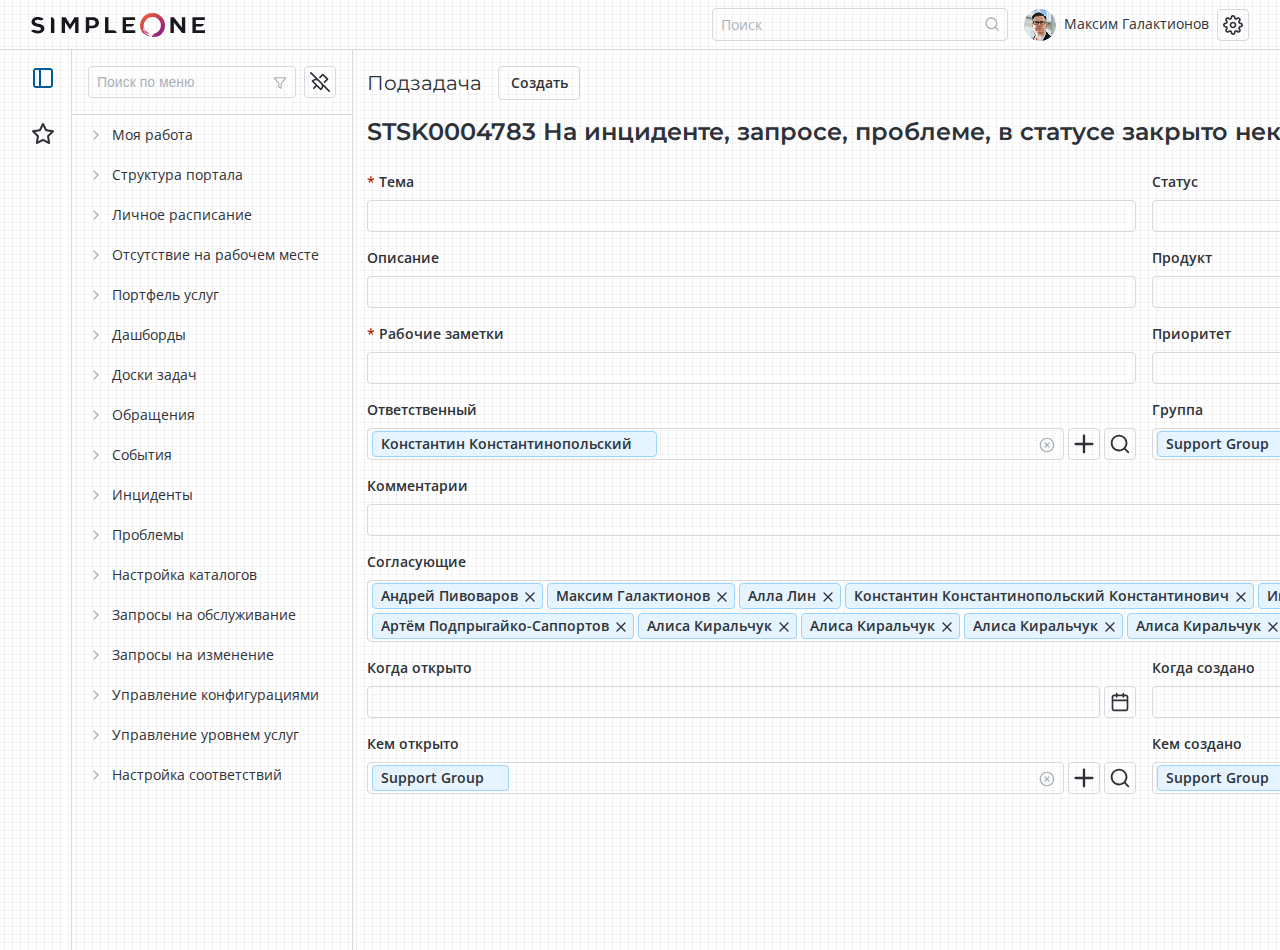
<file: index.html>
<!DOCTYPE html>
<html lang="ru">
<head>
	<meta charset="UTF-8">
	<meta name="viewport" content="width=device-width, initial-scale=1.0">
	<title>SimpleOne</title>
	<link rel="stylesheet" href="./css/main.css">
</head>
<body class="page-body">
    <header class="header">
        <div class="container">
            <div class="header__row">
                <a class="header__logo logo" href="#!">
                    <img src="./img/logo/Logo.svg" alt="Логотип компании" width="174" height="24">
                </a>
                <a class="header__side-menu-mobile" href="#!">
                    <span class="visually-hidden">кнопка открытия бокового меню</span>
                    <button class="button button-hide button-hide_black" type="button">
                        <span class="visually-hidden">скрыть меню</span>
                    </button>
                </a>
                <div class="user">
                    <form class="user__search" method="post">
                        <label class="visually-hidden">поиск</label>
                        <input class="user__search-input" type="text" placeholder="Поиск"></input>
                        <button class="button user__search-button" type="button">
                            <span class="visually-hidden">кнопка поиска</span>
                            <svg width="14" height="14" viewBox="0 0 14 14" fill="#abb1ba" xmlns="http://www.w3.org/2000/svg">
                                <path fill-rule="evenodd" clip-rule="evenodd" d="M10.0785 11.0212C9.05204 11.8423 7.75002 12.3333 6.33333 12.3333C3.01962 12.3333 0.333333 9.64704 0.333333 6.33333C0.333333 3.01962 3.01962 0.333333 6.33333 0.333333C9.64704 0.333333 12.3333 3.01962 12.3333 6.33333C12.3333 7.74999 11.8424 9.05198 11.0213 10.0784L13.4714 12.5285C13.7318 12.7889 13.7318 13.211 13.4714 13.4713C13.2111 13.7317 12.7889 13.7317 12.5286 13.4713L10.0785 11.0212ZM1.66667 6.33333C1.66667 3.756 3.756 1.66667 6.33333 1.66667C8.91066 1.66667 11 3.756 11 6.33333C11 7.5905 10.5029 8.73156 9.69451 9.57067C9.6716 9.58826 9.64957 9.60755 9.62859 9.62853C9.60761 9.64951 9.58832 9.67155 9.57072 9.69446C8.73161 10.5029 7.59053 11 6.33333 11C3.756 11 1.66667 8.91066 1.66667 6.33333Z" fill="#ABB1BA" />
                            </svg>
                        </button>
                    </form>
                    <div class="user__info">
                        <img src="./img/login/Persona image.jpg" alt="Аватар пользователя" srcset="./img/login/Persona image@2x.jpg 2x">
                        <span>Максим Галактионов</span>
                        <button class="button user__info-btn" type="button">
                            <svg width="20" height="20" viewBox="0 0 20 20" fill="2e3238" xmlns="http://www.w3.org/2000/svg">
                                <path fill-rule="evenodd" clip-rule="evenodd" d="M10 8.33333C9.07952 8.33333 8.33333 9.07952 8.33333 10C8.33333 10.9205 9.07952 11.6667 10 11.6667C10.9205 11.6667 11.6667 10.9205 11.6667 10C11.6667 9.07952 10.9205 8.33333 10 8.33333ZM6.66667 10C6.66667 8.15905 8.15905 6.66667 10 6.66667C11.8409 6.66667 13.3333 8.15905 13.3333 10C13.3333 11.8409 11.8409 13.3333 10 13.3333C8.15905 13.3333 6.66667 11.8409 6.66667 10Z" fill="#2E3238" />
                                <path fill-rule="evenodd" clip-rule="evenodd" d="M10 1.66667C9.77899 1.66667 9.56703 1.75446 9.41074 1.91074C9.25446 2.06702 9.16667 2.27899 9.16667 2.5V2.64499C9.16495 3.07566 9.03733 3.49644 8.79953 3.85551C8.56173 4.21459 8.22413 4.49629 7.82828 4.66595C7.75781 4.69615 7.68368 4.71641 7.60801 4.7263C7.24831 4.85226 6.8611 4.88331 6.48417 4.81497C6.05 4.73625 5.64937 4.52927 5.33395 4.22072L5.32737 4.21429L5.27741 4.16426C5.20002 4.08677 5.10778 4.02498 5.00662 3.98304C4.90545 3.94111 4.79701 3.91952 4.6875 3.91952C4.57799 3.91952 4.46955 3.94111 4.36838 3.98304C4.26722 4.02498 4.17531 4.08645 4.09792 4.16393L4.09726 4.16458C4.01978 4.24198 3.95831 4.33388 3.91638 4.43505C3.87444 4.53621 3.85286 4.64465 3.85286 4.75417C3.85286 4.86368 3.87444 4.97212 3.91638 5.07328C3.95831 5.17445 4.01978 5.26636 4.09726 5.34375L4.15409 5.40058C4.46264 5.71601 4.66958 6.11667 4.7483 6.55083C4.82546 6.97636 4.77594 7.41497 4.60621 7.81231C4.45157 8.21777 4.18081 8.56889 3.82754 8.82157C3.46712 9.07935 3.03748 9.22274 2.59449 9.2331L2.575 9.23333H2.5C2.27899 9.23333 2.06702 9.32113 1.91074 9.47741C1.75446 9.63369 1.66667 9.84565 1.66667 10.0667C1.66667 10.2877 1.75446 10.4996 1.91074 10.6559C2.06702 10.8122 2.27899 10.9 2.5 10.9H2.64499C3.07566 10.9017 3.49644 11.0293 3.85551 11.2671C4.21334 11.5041 4.49433 11.8402 4.66418 12.2343C4.8409 12.6369 4.89342 13.0831 4.81497 13.5158C4.73625 13.95 4.52927 14.3506 4.22072 14.6661L4.21429 14.6726L4.16425 14.7226C4.08677 14.8 4.02498 14.8922 3.98304 14.9934C3.94111 15.0945 3.91952 15.203 3.91952 15.3125C3.91952 15.422 3.94111 15.5305 3.98304 15.6316C4.02498 15.7328 4.08645 15.8247 4.16393 15.9021L4.16458 15.9027C4.24198 15.9802 4.33388 16.0417 4.43505 16.0836C4.53622 16.1256 4.64465 16.1471 4.75417 16.1471C4.86368 16.1471 4.97212 16.1256 5.07328 16.0836C5.17445 16.0417 5.26636 15.9802 5.34375 15.9027L5.40058 15.8459C5.71601 15.5374 6.11667 15.3304 6.55083 15.2517C6.97635 15.1745 7.41497 15.2241 7.81231 15.3938C8.21777 15.5484 8.56889 15.8192 8.82157 16.1725C9.07935 16.5329 9.22274 16.9625 9.2331 17.4055L9.23333 17.425V17.5C9.23333 17.721 9.32113 17.933 9.47741 18.0893C9.63369 18.2455 9.84565 18.3333 10.0667 18.3333C10.2877 18.3333 10.4996 18.2455 10.6559 18.0893C10.8122 17.933 10.9 17.721 10.9 17.5V17.3583L10.9 17.355C10.9017 16.9243 11.0293 16.5036 11.2671 16.1445C11.5041 15.7866 11.8402 15.5056 12.2344 15.3358C12.637 15.1591 13.0832 15.1066 13.5158 15.185C13.95 15.2638 14.3506 15.4707 14.6661 15.7793L14.6726 15.7857L14.7226 15.8357C14.8 15.9132 14.8922 15.975 14.9934 16.017C15.0945 16.0589 15.203 16.0805 15.3125 16.0805C15.422 16.0805 15.5305 16.0589 15.6316 16.017C15.7328 15.975 15.8247 15.9136 15.9021 15.8361L15.9027 15.8354C15.9802 15.758 16.0417 15.6661 16.0836 15.5649C16.1256 15.4638 16.1471 15.3553 16.1471 15.2458C16.1471 15.1363 16.1256 15.0279 16.0836 14.9267C16.0417 14.8255 15.9802 14.7336 15.9027 14.6562L15.8459 14.5994C15.5374 14.284 15.3304 13.8833 15.2517 13.4492C15.1732 13.0165 15.2258 12.5703 15.4024 12.1677C15.5723 11.7736 15.8533 11.4375 16.2112 11.2005C16.5702 10.9627 16.991 10.8351 17.4217 10.8333L17.425 10.8333L17.5 10.8333C17.721 10.8333 17.933 10.7455 18.0893 10.5893C18.2455 10.433 18.3333 10.221 18.3333 10C18.3333 9.77899 18.2455 9.56703 18.0893 9.41074C17.933 9.25446 17.721 9.16667 17.5 9.16667H17.3583L17.355 9.16666C16.9243 9.16494 16.5036 9.03733 16.1445 8.79953C15.7854 8.56173 15.5037 8.22413 15.334 7.82828C15.3039 7.75781 15.2836 7.68368 15.2737 7.60801C15.1477 7.24831 15.1167 6.8611 15.185 6.48417C15.2638 6.05 15.4707 5.64938 15.7793 5.33395L15.7857 5.32738L15.8357 5.27741C15.9132 5.20002 15.975 5.10778 16.017 5.00662C16.0589 4.90545 16.0805 4.79701 16.0805 4.6875C16.0805 4.57799 16.0589 4.46955 16.017 4.36838C15.975 4.26722 15.9136 4.17531 15.8361 4.09792L15.8354 4.09726C15.758 4.01978 15.6661 3.95831 15.5649 3.91638C15.4638 3.87444 15.3553 3.85286 15.2458 3.85286C15.1363 3.85286 15.0279 3.87444 14.9267 3.91638C14.8256 3.95832 14.7336 4.01978 14.6562 4.09726L14.5994 4.15409C14.284 4.46264 13.8833 4.66958 13.4492 4.7483C13.0165 4.82676 12.5702 4.77423 12.1676 4.59751C11.7735 4.42767 11.4374 4.14667 11.2005 3.78885C10.9627 3.42977 10.8351 3.009 10.8333 2.57832L10.8333 2.575V2.5C10.8333 2.27899 10.7455 2.06702 10.5893 1.91074C10.433 1.75446 10.221 1.66667 10 1.66667ZM16.1667 12.5L16.9291 12.8365C16.8854 12.9355 16.8723 13.0453 16.8916 13.1518C16.9107 13.2571 16.9606 13.3544 17.0349 13.4314L17.0806 13.4771C17.3129 13.7092 17.4975 13.9851 17.6232 14.2885C17.7491 14.592 17.8138 14.9173 17.8138 15.2458C17.8138 15.5744 17.7491 15.8997 17.6232 16.2032C17.4974 16.5067 17.313 16.7824 17.0806 17.0146L16.4917 16.425L17.0813 17.0139C16.8491 17.2464 16.5733 17.4308 16.2698 17.5566C15.9664 17.6824 15.641 17.7471 15.3125 17.7471C14.984 17.7471 14.6586 17.6824 14.3551 17.5566C14.0518 17.4308 13.7762 17.2465 13.5441 17.0143L13.4981 16.9682C13.4211 16.8939 13.3238 16.8441 13.2185 16.825C13.112 16.8057 13.0022 16.8187 12.9031 16.8624L12.895 16.866C12.7979 16.9076 12.715 16.9767 12.6567 17.0647C12.5986 17.1525 12.5673 17.2552 12.5667 17.3604V17.5C12.5667 18.163 12.3033 18.7989 11.8344 19.2678C11.3656 19.7366 10.7297 20 10.0667 20C9.40362 20 8.76774 19.7366 8.2989 19.2678C7.83006 18.7989 7.56667 18.163 7.56667 17.5V17.437C7.56271 17.331 7.52772 17.2284 7.46595 17.142C7.40272 17.0536 7.31436 16.9863 7.21235 16.9488C7.19587 16.9427 7.17959 16.9361 7.16353 16.9291C7.06451 16.8854 6.95468 16.8723 6.84818 16.8916C6.74285 16.9107 6.64556 16.9606 6.56858 17.0349L6.52292 17.0806C6.2908 17.3129 6.01487 17.4975 5.71152 17.6232C5.40802 17.7491 5.08271 17.8138 4.75417 17.8138C4.42563 17.8138 4.10031 17.7491 3.79682 17.6232C3.49361 17.4976 3.21812 17.3134 2.98607 17.0813C2.75363 16.8491 2.56923 16.5733 2.44342 16.2698C2.31761 15.9664 2.25286 15.641 2.25286 15.3125C2.25286 14.984 2.31761 14.6586 2.44342 14.3551C2.56923 14.0517 2.75363 13.7759 2.98607 13.5437L3.03176 13.4981C3.10607 13.4211 3.15594 13.3238 3.17504 13.2185C3.19435 13.112 3.18131 13.0022 3.13761 12.9031L3.13401 12.895C3.09239 12.7979 3.02334 12.715 2.93526 12.6567C2.84753 12.5986 2.74479 12.5673 2.63958 12.5667H2.5C1.83696 12.5667 1.20107 12.3033 0.732233 11.8344C0.263392 11.3656 0 10.7297 0 10.0667C0 9.40363 0.263392 8.76774 0.732233 8.2989C1.20107 7.83006 1.83696 7.56667 2.5 7.56667H2.56303C2.66903 7.56271 2.7716 7.52772 2.85796 7.46595C2.94636 7.40272 3.0137 7.31436 3.05122 7.21235C3.05728 7.19587 3.06386 7.17959 3.07095 7.16353C3.11465 7.06451 3.12768 6.95468 3.10837 6.84818C3.08927 6.74285 3.0394 6.64557 2.96508 6.56859L2.91941 6.52292C2.68696 6.29073 2.50257 6.01501 2.37676 5.71152C2.25095 5.40802 2.18619 5.08271 2.18619 4.75417C2.18619 4.42563 2.25095 4.10031 2.37676 3.79682C2.50251 3.49346 2.68679 3.21786 2.91908 2.98574C3.15119 2.75346 3.4268 2.56917 3.73015 2.44342C4.03364 2.31761 4.35896 2.25286 4.6875 2.25286C5.01604 2.25286 5.34136 2.31761 5.64485 2.44342C5.94835 2.56923 6.22407 2.75363 6.45625 2.98607L6.50192 3.03175C6.5789 3.10607 6.67619 3.15594 6.78152 3.17504C6.88801 3.19435 6.99785 3.18131 7.09686 3.13761C7.15023 3.11406 7.20577 3.09624 7.26256 3.08435C7.32066 3.04491 7.37082 2.99436 7.40996 2.93526C7.46806 2.84753 7.49934 2.74479 7.5 2.63958V2.5C7.5 1.83696 7.76339 1.20107 8.23223 0.732233C8.70107 0.263392 9.33696 0 10 0C10.663 0 11.2989 0.263392 11.7678 0.732233C12.2366 1.20107 12.5 1.83696 12.5 2.5V2.57292C12.5007 2.67812 12.5319 2.78087 12.59 2.8686C12.6484 2.95667 12.7312 3.02577 12.8283 3.06738L12.8365 3.0709C12.9355 3.1146 13.0453 3.12768 13.1518 3.10837C13.2571 3.08928 13.3544 3.0394 13.4314 2.96509L13.4771 2.91941C13.7093 2.68696 13.985 2.50257 14.2885 2.37676C14.592 2.25095 14.9173 2.18619 15.2458 2.18619C15.5744 2.18619 15.8997 2.25095 16.2032 2.37676C16.5067 2.50257 16.7824 2.68697 17.0146 2.91941C17.2467 3.15145 17.4309 3.42694 17.5566 3.73015C17.6824 4.03364 17.7471 4.35896 17.7471 4.6875C17.7471 5.01604 17.6824 5.34136 17.5566 5.64485C17.4308 5.9482 17.2465 6.22381 17.0143 6.45592L16.9683 6.50192C16.8939 6.5789 16.8441 6.67618 16.825 6.78152C16.8057 6.88801 16.8187 6.99785 16.8624 7.09686C16.8859 7.15023 16.9038 7.20577 16.9156 7.26256C16.9551 7.32066 17.0056 7.37082 17.0647 7.40996C17.1525 7.46806 17.2552 7.49934 17.3604 7.5H17.5C18.163 7.5 18.7989 7.76339 19.2678 8.23223C19.7366 8.70107 20 9.33696 20 10C20 10.663 19.7366 11.2989 19.2678 11.7678C18.7989 12.2366 18.163 12.5 17.5 12.5H17.4271C17.3219 12.5007 17.2191 12.5319 17.1314 12.59C17.0433 12.6484 16.9742 12.7312 16.9326 12.8283L16.1667 12.5Z" fill="#2E3238" />
                            </svg>
                        </button>
                    </div>
                </div>
            </div>
        </div>
    </header>
    <main class="main-page">
        <div class="container">
            <div class="main-page__row">
                <section class="side-navigation">
                    <div class="side-navigation__btns">
                        <button class="button button-hide" type="button">
                            <span class="visually-hidden">скрыть меню</span>
                        </button>
                        <button class="button button-favorite" type="button">
                            <span class="visually-hidden">добавить в избранное</span>
                        </button>
                    </div>
                    <div class="side-navigation__menu">
                        <div class="side-navigation__menu-search">
                            <form action="" class="menu-search">
                                
                                <p>
                                    <label class="visually-hidden">поиск по меню</label>
                                    <input class="menu-search__input" type="text" placeholder="Поиск по меню">
                                    <button class="button menu-search__btn" type="button">
                                        <label class="visually-hidden">поиск по фильтрам</label>
                                    </button>
                                </p>
                                
                                
                                <button class="button menu-serch__btn-filter-none">
                                    <label class="visually-hidden">поиск без фильтров</label>
                                </button>
                                
                            </form>
                        </div>
                        <nav class="side-navigation__menu-list">
                            <ul class="menu-list">
                                <li class="menu-list__item">
                                    <a class="menu-list__link" href="#!">Моя работа</a>
                                </li>
                                <li class="menu-list__item">
                                    <a class="menu-list__link" href="#!">Структура портала</a>
                                </li>
                                <li class="menu-list__item">
                                    <a class="menu-list__link" href="#!">Личное расписание</a>
                                </li>
                                <li class="menu-list__item">
                                    <a class="menu-list__link" href="#!">Отсутствие на рабочем месте</a>
                                </li>
                                <li class="menu-list__item">
                                    <a class="menu-list__link" href="#!">Портфель услуг</a>
                                </li>
                                <li class="menu-list__item">
                                    <a class="menu-list__link" href="#!">Дашборды</a>
                                </li>
                                <li class="menu-list__item">
                                    <a class="menu-list__link" href="#!">Доски задач</a>
                                </li>
                                <li class="menu-list__item">
                                    <a class="menu-list__link" href="#!">Обращения</a>
                                </li>
                                <li class="menu-list__item">
                                    <a class="menu-list__link" href="#!">События</a>
                                </li>
                                <li class="menu-list__item">
                                    <a class="menu-list__link" href="#!">Инциденты</a>
                                </li>
                                <li class="menu-list__item">
                                    <a class="menu-list__link" href="#!">Проблемы</a>
                                </li>
                                <li class="menu-list__item">
                                    <a class="menu-list__link" href="#!">Настройка каталогов</a>
                                </li>
                                <li class="menu-list__item">
                                    <a class="menu-list__link" href="#!">Запросы на обслуживание</a>
                                </li>
                                <li class="menu-list__item">
                                    <a class="menu-list__link" href="#!">Запросы на изменение</a>
                                </li>
                                <li class="menu-list__item">
                                    <a class="menu-list__link" href="#!">Управление конфигурациями</a>
                                </li>
                                <li class="menu-list__item">
                                    <a class="menu-list__link" href="#!">Управление уровнем услуг</a>
                                </li>
                                <li class="menu-list__item">
                                    <a class="menu-list__link" href="#!">Настройка соответствий</a>
                                </li>
                            </ul>
                        </nav>
                    </div>
                </section>
                <section class="main-content">
                    <h1 class="visually-hidden">основная часть сайта</h1>
                    <header class="main-content__header">
                        
                        <form class="main-content__form">
                            <label class="main-content__label">
                                <span>Подзадача</span>
                                <button class="button button-create" type="button">Cоздать</button>
                            </label>
                        </form>
                        
                        <form class="main-content__form">
                            <div class="main-content__btns-wrapper">
                                <button class="button button-saved" type="button">Сохранить</button>
                                <button class="button button-saved-logout" type="button">Сохранить и выйти</button>
                            </div>
                        </form>
                    
                    </header>
                    <div class="content content__row">
                        <h2 class="content__title">STSK0004783 На инциденте, запросе, проблеме, в статусе закрыто некоторые поля остаются редактируемыми для агента если он Caller</h2>
                        <form class="content__form">
                            <div class="content__form-wrapper">
                                <fieldset class="content__fieldset">
                                    <ul class="content__form-list form__list">
                                        <li class="form__item">
                                            <label class="form__label">
                                                <span class="necessary">Тема</span>
                                                <input class="input form__input" type="text">
                                            </label>
                                        </li>
                                        <li class="form__item">
                                            <label class="form__label">
                                                <span>Описание</span>
                                                <input class="input form__input" type="text">
                                            </label>
                                        </li>
                                        <li class="form__item">
                                            <label class="form__label">
                                                <span class="necessary">Рабочие заметки</span>
                                                <input class=" input form__input" type="text">
                                            </label>
                                        </li>
                                        <li class="form__item">
                                            <label class="form__label">
                                                <span>Ответственный</span>
                                                <div class="form__wrapper">
                                                    <div class="form__input form__input_badge">
                                                        <span class="badge">Константин Константинопольский</span>
                                                        <button class="button button-close"><span class="visually-hidden">кнопка добавить закрыть</span></button>
                                                    </div>
                                                    <div class="form__btns">
                                                        <button class="button form__btn button-add" type="button">
                                                            <span class="visually-hidden">кнопка добавить бэйдж</span>
                                                        </button>
                                                        <button class="button form__btn button-search" type="button">
                                                            <span class="visually-hidden">кнопка добавить поиска</span>
                                                        </button>
                                                    </div>
                                                </div>
                                            </label>
                                        </li>
                                    </ul>
                                </fieldset>
                                <fieldset class="content__fieldset">
                                    <ul class="content__form-list form__list">
                                        <li class="form__item">
                                            <label class="form__label">
                                                <span>Статус</span>
                                                <input class="input form__input" type="text">
                                            </label>
                                        </li>
                                        <li class="form__item">
                                            <label class="form__label form__label_btn">
                                                <div class="form__wrapper form__wrapper_col">
                                                    <span>Продукт</span>
                                                    <input class="input form__input" type="text">
                                                </div>
                                                <button class="button form__btn button-search" type="button">
                                                    <span class="visually-hidden">кнопка добавить поиска</span>
                                                </button>
                                            </label>
                                        </li>
                                        <li class="form__item">
                                            <label class="form__label">
                                                <span>Приоритет</span>
                                                <input class=" input form__input" type="text">
                                            </label>
                                        </li>
                                        <li class="form__item">
                                            <label class="form__label">
                                                <span>Группа</span>
                                                <div class="form__wrapper form__wrapper_row">
                                                    <div class="form__input form__input_badge">
                                                        <span class="badge">Support Group</span>
                                                        <button class="button button-close">
                                                            <span class="visually-hidden">кнопка добавить закрыть</span>
                                                        </button>
                                                    </div>
                                                    <div class="form__btns">
                                                        <button class="button form__btn button-add" type="button">
                                                            <span class="visually-hidden">кнопка добавить бэйдж</span>
                                                        </button>
                                                        <button class="button form__btn button-search" type="button">
                                                            <span class="visually-hidden">кнопка добавить поиска</span>
                                                        </button>
                                                    </div>
                                                </div>
                                            </label>
                                        </li>
                                    </ul>
                                </fieldset>
                            </div>
                            <label class="form__label">
                                <span>Комментарии</span>
                                <input class="input form__input" type="text">
                            </label>
                            <label class="form__label">
                                <span>Согласующие</span>
                                <div class="form__wrapper">
                                    <div class="form__input form__input_badge">
                                        <span class="badge">
                                            Андрей Пивоваров
                                            <button class="button button-close-badge badge__closer" type="button">
                                                <span class="visually-hidden">убрать бэйдж</span>
                                            </button>
                                        </span>
                                        <span class="badge">Максим Галактионов
                                            <button class="button button-close-badge badge__closer" type="button">
                                                <span class="visually-hidden">убрать бэйдж</span>
                                            </button>
                                        </span>
                                        <span class="badge">Алла Лин
                                            <button class="button button-close-badge badge__closer" type="button">
                                                <span class="visually-hidden">убрать бэйдж</span>
                                            </button>
                                        </span>
                                        <span class="badge">Константин Константинопольский Константинович
                                            <button class="button button-close-badge badge__closer" type="button">
                                                <span class="visually-hidden">убрать бэйдж</span>
                                            </button>
                                        </span>
                                        <span class="badge">Игорь Иванченко
                                            <button class="button button-close-badge badge__closer" type="button">
                                                <span class="visually-hidden">убрать бэйдж</span>
                                            </button>
                                        </span>
                                        <span class="badge">Юлия Эйчаровна
                                            <button class="button button-close-badge badge__closer" type="button">
                                                <span class="visually-hidden">убрать бэйдж</span>
                                            </button>
                                        </span>
                                        <span class="badge">Артём Подпрыгайко-Саппортов
                                            <button class="button button-close-badge badge__closer" type="button">
                                                <span class="visually-hidden">убрать бэйдж</span>
                                            </button>
                                        </span>
                                        <span class="badge">Алиса Киральчук
                                            <button class="button button-close-badge badge__closer" type="button">
                                                <span class="visually-hidden">убрать бэйдж</span>
                                            </button>
                                        </span>
                                        <span class="badge">Алиса Киральчук
                                            <button class="button button-close-badge badge__closer" type="button">
                                                <span class="visually-hidden">убрать бэйдж</span>
                                            </button>
                                        </span>
                                        <span class="badge">Алиса Киральчук
                                            <button class="button button-close-badge badge__closer" type="button">
                                                <span class="visually-hidden">убрать бэйдж</span>
                                            </button>
                                        </span>
                                        <span class="badge">Алиса Киральчук
                                            <button class="button button-close-badge badge__closer" type="button">
                                                <span class="visually-hidden">убрать бэйдж</span>
                                            </button>
                                        </span>
                                        <span class="badge">Алиса Киральчук
                                            <button class="button button-close-badge badge__closer" type="button">
                                                <span class="visually-hidden">убрать бэйдж</span>
                                            </button>
                                        </span>
                                        <button class="button button-close"><span class="visually-hidden">кнопка добавить закрыть</span></button>
                                    </div>
                                    <div class="form__btns">
                                        <button class="button form__btn button-add" type="button">
                                            <span class="visually-hidden">кнопка добавить бэйдж</span>
                                        </button>
                                        <button class="button form__btn button-search" type="button">
                                            <span class="visually-hidden">кнопка добавить поиска</span>
                                        </button>
                                    </div>
                                </div>
                            </label>
                            <div class="content__form-wrapper">
                                <fieldset class="content__fieldset">
                                    <ul class="content__form-list form__list">
                                        <li class="form__item">
                                            <label class="form__label form__label_btn">
                                                <div class="form__wrapper form__wrapper_col">
                                                    <span>Когда открыто</span>
                                                    <input class="input form__input" type="text">
                                                </div>
                                                <button class="button form__btn button-calendar" type="button">
                                                    <span class="visually-hidden">кнопка выбора даты</span>
                                                </button>
                                            </label>
                                        </li>
                                        <li class="form__item">
                                            <label class="form__label">
                                                <span>Кем открыто</span>
                                                <div class="form__wrapper form__wrapper_row">
                                                    <div class="form__input form__input_badge">
                                                        <span class="badge">Support Group</span>
                                                        <button class="button button-close">
                                                            <span class="visually-hidden">кнопка добавить закрыть</span>
                                                        </button>
                                                    </div>
                                                    <div class="form__btns">
                                                        <button class="button form__btn button-add" type="button">
                                                            <span class="visually-hidden">кнопка добавить бэйдж</span>
                                                        </button>
                                                        <button class="button form__btn button-search" type="button">
                                                            <span class="visually-hidden">кнопка добавить поиска</span>
                                                        </button>
                                                    </div>
                                                </div>
                                            </label>
                                        </li>
                                    </ul>
                                </fieldset>
                                <fieldset class="content__fieldset">
                                    <ul class="content__form-list form__list">
                                        <li class="form__item">
                                            <label class="form__label form__label_btn">
                                                <div class="form__wrapper form__wrapper_col">
                                                    <span>Когда создано</span>
                                                    <input class="input form__input" type="text">
                                                </div>
                                                <button class="button form__btn button-calendar" type="button">
                                                    <span class="visually-hidden">кнопка добавить поиска</span>
                                                </button>
                                            </label>
                                        </li>
                                        <li class="form__item">
                                            <label class="form__label">
                                                <span>Кем создано</span>
                                                <div class="form__wrapper form__wrapper_row">
                                                    <div class="form__input form__input_badge">
                                                        <span class="badge">Support Group</span>
                                                        <button class="button button-close">
                                                            <span class="visually-hidden">кнопка добавить закрыть</span>
                                                        </button>
                                                    </div>
                                                    <div class="form__btns">
                                                        <button class="button form__btn button-add" type="button">
                                                            <span class="visually-hidden">кнопка добавить бэйдж</span>
                                                        </button>
                                                        <button class="button form__btn button-search" type="button">
                                                            <span class="visually-hidden">кнопка добавить поиска</span>
                                                        </button>
                                                    </div>
                                                </div>
                                            </label>
                                        </li>
                                    </ul>
                                </fieldset>
                            </div>
                        </form>
                    </div>
                </section>
            </div>
        </div>
    </main>
    <script src="./js/header.js"></script>
</body>
</html>
</file>
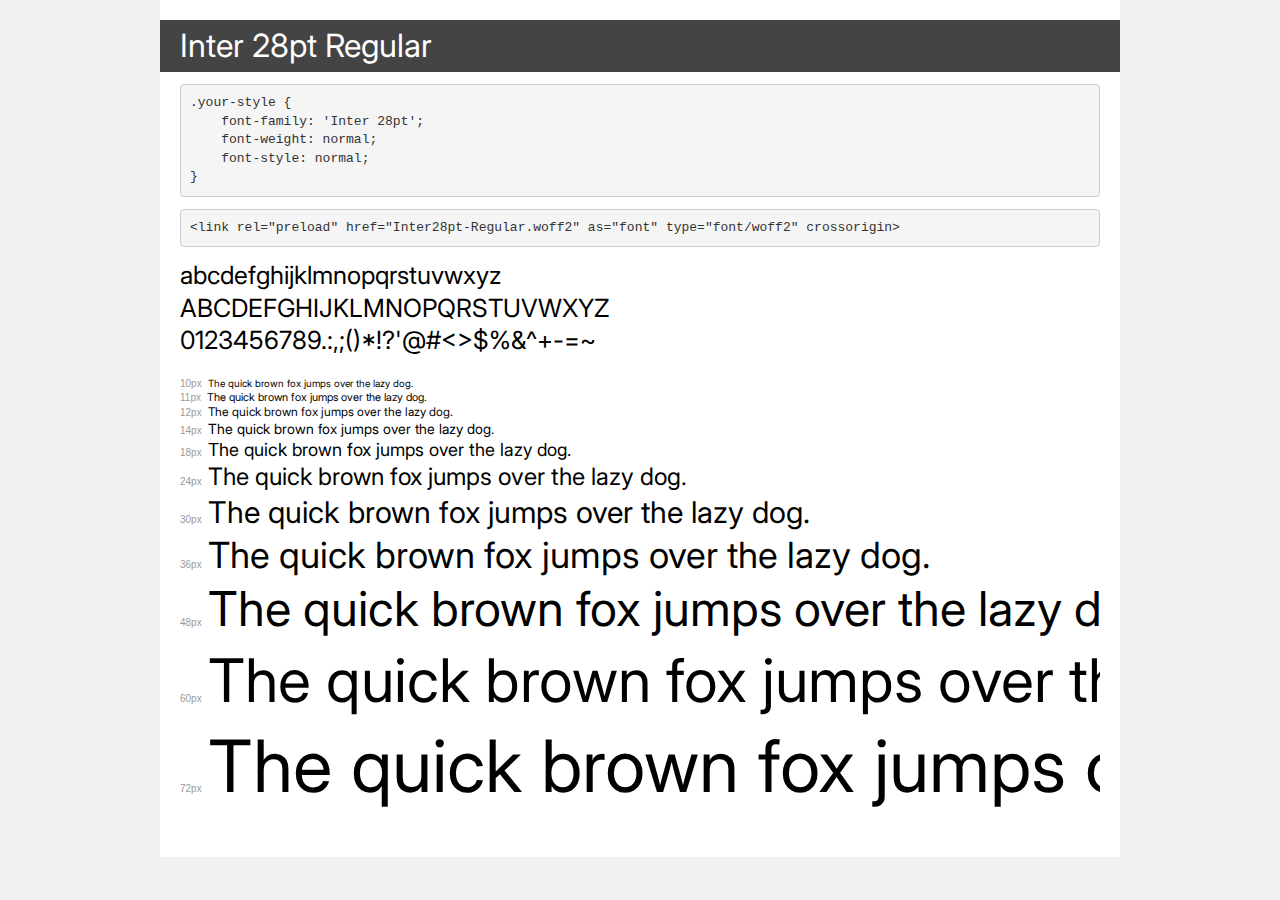
<file: fonts/Inter/demo.html>
<!DOCTYPE html>
<html lang="en">
<head>
    <meta charset="utf-8">
    <meta http-equiv="X-UA-Compatible" content="IE=edge">
    <meta name="viewport" content="width=device-width, initial-scale=1">
    <meta name="robots" content="noindex, noarchive">
    <meta name="format-detection" content="telephone=no">
    <title>Transfonter demo</title>
    <link href="stylesheet.css" rel="stylesheet">
    <style>
        /*
        http://meyerweb.com/eric/tools/css/reset/
        v2.0 | 20110126
        License: none (public domain)
        */
        html, body, div, span, applet, object, iframe,
        h1, h2, h3, h4, h5, h6, p, blockquote, pre,
        a, abbr, acronym, address, big, cite, code,
        del, dfn, em, img, ins, kbd, q, s, samp,
        small, strike, strong, sub, sup, tt, var,
        b, u, i, center,
        dl, dt, dd, ol, ul, li,
        fieldset, form, label, legend,
        table, caption, tbody, tfoot, thead, tr, th, td,
        article, aside, canvas, details, embed,
        figure, figcaption, footer, header, hgroup,
        menu, nav, output, ruby, section, summary,
        time, mark, audio, video {
            margin: 0;
            padding: 0;
            border: 0;
            font-size: 100%;
            font: inherit;
            vertical-align: baseline;
        }
        /* HTML5 display-role reset for older browsers */
        article, aside, details, figcaption, figure,
        footer, header, hgroup, menu, nav, section {
            display: block;
        }
        body {
            line-height: 1;
        }
        ol, ul {
            list-style: none;
        }
        blockquote, q {
            quotes: none;
        }
        blockquote:before, blockquote:after,
        q:before, q:after {
            content: '';
            content: none;
        }
        table {
            border-collapse: collapse;
            border-spacing: 0;
        }
        /* demo styles */
        body {
            background: #f0f0f0;
            color: #000;
        }
        .page {
            background: #fff;
            width: 920px;
            margin: 0 auto;
            padding: 20px 20px 0 20px;
            overflow: hidden;
        }
        .font-container {
            overflow-x: auto;
            overflow-y: hidden;
            margin-bottom: 40px;
            line-height: 1.3;
            white-space: nowrap;
            padding-bottom: 5px;
        }
        h1 {
            position: relative;
            background: #444;
            font-size: 32px;
            color: #fff;
            padding: 10px 20px;
            margin: 0 -20px 12px -20px;
        }
        .letters {
            font-size: 25px;
            margin-bottom: 20px;
        }
        .s10:before {
            content: '10px';
        }
        .s11:before {
            content: '11px';
        }
        .s12:before {
            content: '12px';
        }
        .s14:before {
            content: '14px';
        }
        .s18:before {
            content: '18px';
        }
        .s24:before {
            content: '24px';
        }
        .s30:before {
            content: '30px';
        }
        .s36:before {
            content: '36px';
        }
        .s48:before {
            content: '48px';
        }
        .s60:before {
            content: '60px';
        }
        .s72:before {
            content: '72px';
        }
        .s10:before, .s11:before, .s12:before, .s14:before,
        .s18:before, .s24:before, .s30:before, .s36:before,
        .s48:before, .s60:before, .s72:before {
            font-family: Arial, sans-serif;
            font-size: 10px;
            font-weight: normal;
            font-style: normal;
            color: #999;
            padding-right: 6px;
        }
        pre {
            display: block;
            padding: 9px;
            margin: 0 0 12px;
            font-family: Monaco, Menlo, Consolas, "Courier New", monospace;
            font-size: 13px;
            line-height: 1.428571429;
            color: #333;
            font-weight: normal;
            font-style: normal;
            background-color: #f5f5f5;
            border: 1px solid #ccc;
            overflow-x: auto;
            border-radius: 4px;
        }
        /* responsive */
        @media (max-width: 959px) {
            .page {
                width: auto;
                margin: 0;
            }
        }
    </style>
</head>
<body>
<div class="page">
    <div class="demo">
        <h1 style="font-family: 'Inter 28pt'; font-weight: normal; font-style: normal;">Inter 28pt Regular</h1>
        <pre title="Usage">.your-style {
    font-family: 'Inter 28pt';
    font-weight: normal;
    font-style: normal;
}</pre>
        <pre title="Preload (optional)">
&lt;link rel=&quot;preload&quot; href=&quot;Inter28pt-Regular.woff2&quot; as=&quot;font&quot; type=&quot;font/woff2&quot; crossorigin&gt;</pre>
        <div class="font-container" style="font-family: 'Inter 28pt'; font-weight: normal; font-style: normal;">
            <p class="letters">
                abcdefghijklmnopqrstuvwxyz<br>
ABCDEFGHIJKLMNOPQRSTUVWXYZ<br>
                0123456789.:,;()*!?'@#&lt;&gt;$%&^+-=~
            </p>
            <p class="s10" style="font-size: 10px;">The quick brown fox jumps over the lazy dog.</p>
            <p class="s11" style="font-size: 11px;">The quick brown fox jumps over the lazy dog.</p>
            <p class="s12" style="font-size: 12px;">The quick brown fox jumps over the lazy dog.</p>
            <p class="s14" style="font-size: 14px;">The quick brown fox jumps over the lazy dog.</p>
            <p class="s18" style="font-size: 18px;">The quick brown fox jumps over the lazy dog.</p>
            <p class="s24" style="font-size: 24px;">The quick brown fox jumps over the lazy dog.</p>
            <p class="s30" style="font-size: 30px;">The quick brown fox jumps over the lazy dog.</p>
            <p class="s36" style="font-size: 36px;">The quick brown fox jumps over the lazy dog.</p>
            <p class="s48" style="font-size: 48px;">The quick brown fox jumps over the lazy dog.</p>
            <p class="s60" style="font-size: 60px;">The quick brown fox jumps over the lazy dog.</p>
            <p class="s72" style="font-size: 72px;">The quick brown fox jumps over the lazy dog.</p>
        </div>
    </div>

</div>
</body>
</html>
</file>
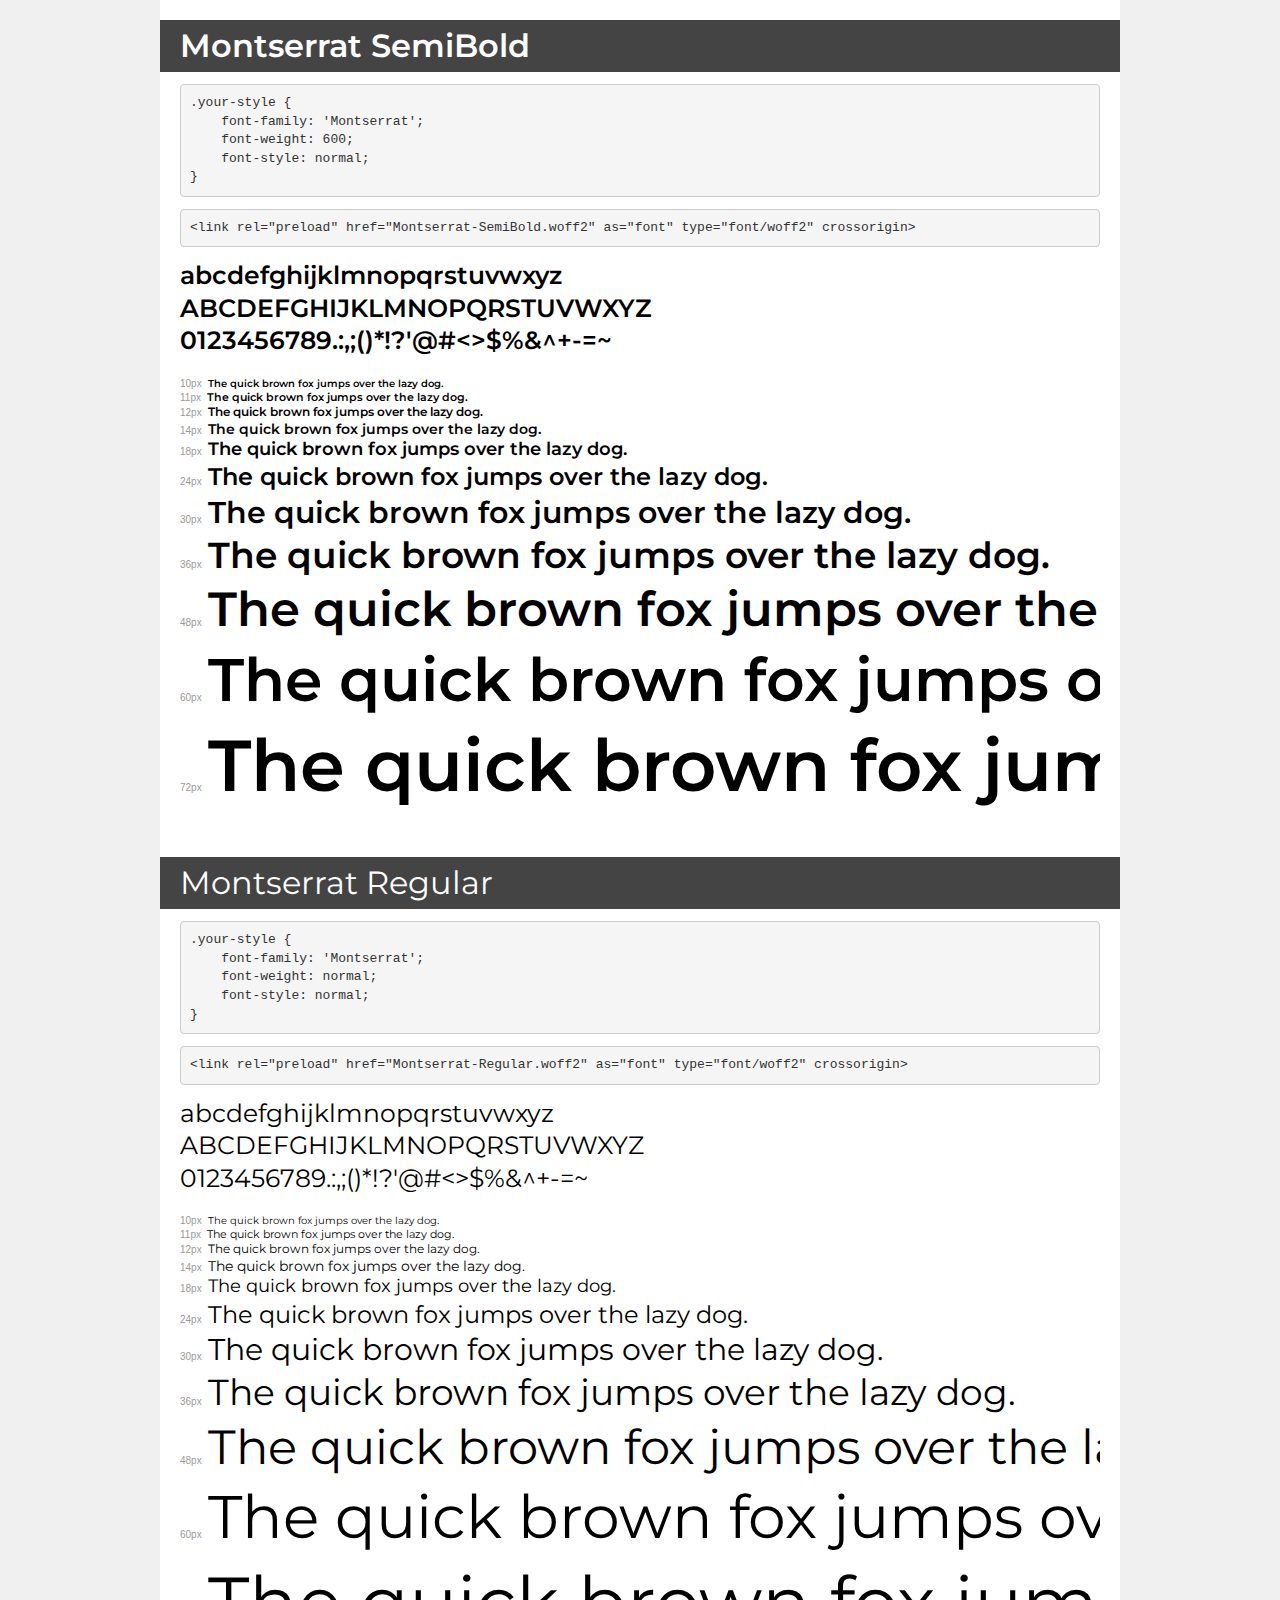
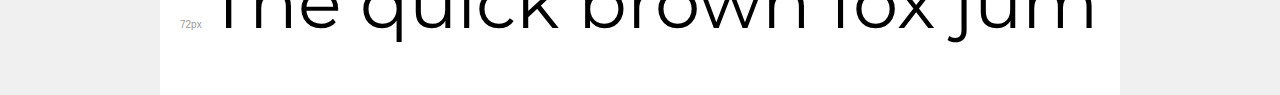
<file: fonts/Montserrat/demo.html>
<!DOCTYPE html>
<html lang="en">
<head>
    <meta charset="utf-8">
    <meta http-equiv="X-UA-Compatible" content="IE=edge">
    <meta name="viewport" content="width=device-width, initial-scale=1">
    <meta name="robots" content="noindex, noarchive">
    <meta name="format-detection" content="telephone=no">
    <title>Transfonter demo</title>
    <link href="stylesheet.css" rel="stylesheet">
    <style>
        /*
        http://meyerweb.com/eric/tools/css/reset/
        v2.0 | 20110126
        License: none (public domain)
        */
        html, body, div, span, applet, object, iframe,
        h1, h2, h3, h4, h5, h6, p, blockquote, pre,
        a, abbr, acronym, address, big, cite, code,
        del, dfn, em, img, ins, kbd, q, s, samp,
        small, strike, strong, sub, sup, tt, var,
        b, u, i, center,
        dl, dt, dd, ol, ul, li,
        fieldset, form, label, legend,
        table, caption, tbody, tfoot, thead, tr, th, td,
        article, aside, canvas, details, embed,
        figure, figcaption, footer, header, hgroup,
        menu, nav, output, ruby, section, summary,
        time, mark, audio, video {
            margin: 0;
            padding: 0;
            border: 0;
            font-size: 100%;
            font: inherit;
            vertical-align: baseline;
        }
        /* HTML5 display-role reset for older browsers */
        article, aside, details, figcaption, figure,
        footer, header, hgroup, menu, nav, section {
            display: block;
        }
        body {
            line-height: 1;
        }
        ol, ul {
            list-style: none;
        }
        blockquote, q {
            quotes: none;
        }
        blockquote:before, blockquote:after,
        q:before, q:after {
            content: '';
            content: none;
        }
        table {
            border-collapse: collapse;
            border-spacing: 0;
        }
        /* demo styles */
        body {
            background: #f0f0f0;
            color: #000;
        }
        .page {
            background: #fff;
            width: 920px;
            margin: 0 auto;
            padding: 20px 20px 0 20px;
            overflow: hidden;
        }
        .font-container {
            overflow-x: auto;
            overflow-y: hidden;
            margin-bottom: 40px;
            line-height: 1.3;
            white-space: nowrap;
            padding-bottom: 5px;
        }
        h1 {
            position: relative;
            background: #444;
            font-size: 32px;
            color: #fff;
            padding: 10px 20px;
            margin: 0 -20px 12px -20px;
        }
        .letters {
            font-size: 25px;
            margin-bottom: 20px;
        }
        .s10:before {
            content: '10px';
        }
        .s11:before {
            content: '11px';
        }
        .s12:before {
            content: '12px';
        }
        .s14:before {
            content: '14px';
        }
        .s18:before {
            content: '18px';
        }
        .s24:before {
            content: '24px';
        }
        .s30:before {
            content: '30px';
        }
        .s36:before {
            content: '36px';
        }
        .s48:before {
            content: '48px';
        }
        .s60:before {
            content: '60px';
        }
        .s72:before {
            content: '72px';
        }
        .s10:before, .s11:before, .s12:before, .s14:before,
        .s18:before, .s24:before, .s30:before, .s36:before,
        .s48:before, .s60:before, .s72:before {
            font-family: Arial, sans-serif;
            font-size: 10px;
            font-weight: normal;
            font-style: normal;
            color: #999;
            padding-right: 6px;
        }
        pre {
            display: block;
            padding: 9px;
            margin: 0 0 12px;
            font-family: Monaco, Menlo, Consolas, "Courier New", monospace;
            font-size: 13px;
            line-height: 1.428571429;
            color: #333;
            font-weight: normal;
            font-style: normal;
            background-color: #f5f5f5;
            border: 1px solid #ccc;
            overflow-x: auto;
            border-radius: 4px;
        }
        /* responsive */
        @media (max-width: 959px) {
            .page {
                width: auto;
                margin: 0;
            }
        }
    </style>
</head>
<body>
<div class="page">
    <div class="demo">
        <h1 style="font-family: 'Montserrat'; font-weight: 600; font-style: normal;">Montserrat SemiBold</h1>
        <pre title="Usage">.your-style {
    font-family: 'Montserrat';
    font-weight: 600;
    font-style: normal;
}</pre>
        <pre title="Preload (optional)">
&lt;link rel=&quot;preload&quot; href=&quot;Montserrat-SemiBold.woff2&quot; as=&quot;font&quot; type=&quot;font/woff2&quot; crossorigin&gt;</pre>
        <div class="font-container" style="font-family: 'Montserrat'; font-weight: 600; font-style: normal;">
            <p class="letters">
                abcdefghijklmnopqrstuvwxyz<br>
ABCDEFGHIJKLMNOPQRSTUVWXYZ<br>
                0123456789.:,;()*!?'@#&lt;&gt;$%&^+-=~
            </p>
            <p class="s10" style="font-size: 10px;">The quick brown fox jumps over the lazy dog.</p>
            <p class="s11" style="font-size: 11px;">The quick brown fox jumps over the lazy dog.</p>
            <p class="s12" style="font-size: 12px;">The quick brown fox jumps over the lazy dog.</p>
            <p class="s14" style="font-size: 14px;">The quick brown fox jumps over the lazy dog.</p>
            <p class="s18" style="font-size: 18px;">The quick brown fox jumps over the lazy dog.</p>
            <p class="s24" style="font-size: 24px;">The quick brown fox jumps over the lazy dog.</p>
            <p class="s30" style="font-size: 30px;">The quick brown fox jumps over the lazy dog.</p>
            <p class="s36" style="font-size: 36px;">The quick brown fox jumps over the lazy dog.</p>
            <p class="s48" style="font-size: 48px;">The quick brown fox jumps over the lazy dog.</p>
            <p class="s60" style="font-size: 60px;">The quick brown fox jumps over the lazy dog.</p>
            <p class="s72" style="font-size: 72px;">The quick brown fox jumps over the lazy dog.</p>
        </div>
    </div>

    <div class="demo">
        <h1 style="font-family: 'Montserrat'; font-weight: normal; font-style: normal;">Montserrat Regular</h1>
        <pre title="Usage">.your-style {
    font-family: 'Montserrat';
    font-weight: normal;
    font-style: normal;
}</pre>
        <pre title="Preload (optional)">
&lt;link rel=&quot;preload&quot; href=&quot;Montserrat-Regular.woff2&quot; as=&quot;font&quot; type=&quot;font/woff2&quot; crossorigin&gt;</pre>
        <div class="font-container" style="font-family: 'Montserrat'; font-weight: normal; font-style: normal;">
            <p class="letters">
                abcdefghijklmnopqrstuvwxyz<br>
ABCDEFGHIJKLMNOPQRSTUVWXYZ<br>
                0123456789.:,;()*!?'@#&lt;&gt;$%&^+-=~
            </p>
            <p class="s10" style="font-size: 10px;">The quick brown fox jumps over the lazy dog.</p>
            <p class="s11" style="font-size: 11px;">The quick brown fox jumps over the lazy dog.</p>
            <p class="s12" style="font-size: 12px;">The quick brown fox jumps over the lazy dog.</p>
            <p class="s14" style="font-size: 14px;">The quick brown fox jumps over the lazy dog.</p>
            <p class="s18" style="font-size: 18px;">The quick brown fox jumps over the lazy dog.</p>
            <p class="s24" style="font-size: 24px;">The quick brown fox jumps over the lazy dog.</p>
            <p class="s30" style="font-size: 30px;">The quick brown fox jumps over the lazy dog.</p>
            <p class="s36" style="font-size: 36px;">The quick brown fox jumps over the lazy dog.</p>
            <p class="s48" style="font-size: 48px;">The quick brown fox jumps over the lazy dog.</p>
            <p class="s60" style="font-size: 60px;">The quick brown fox jumps over the lazy dog.</p>
            <p class="s72" style="font-size: 72px;">The quick brown fox jumps over the lazy dog.</p>
        </div>
    </div>

</div>
</body>
</html>
</file>
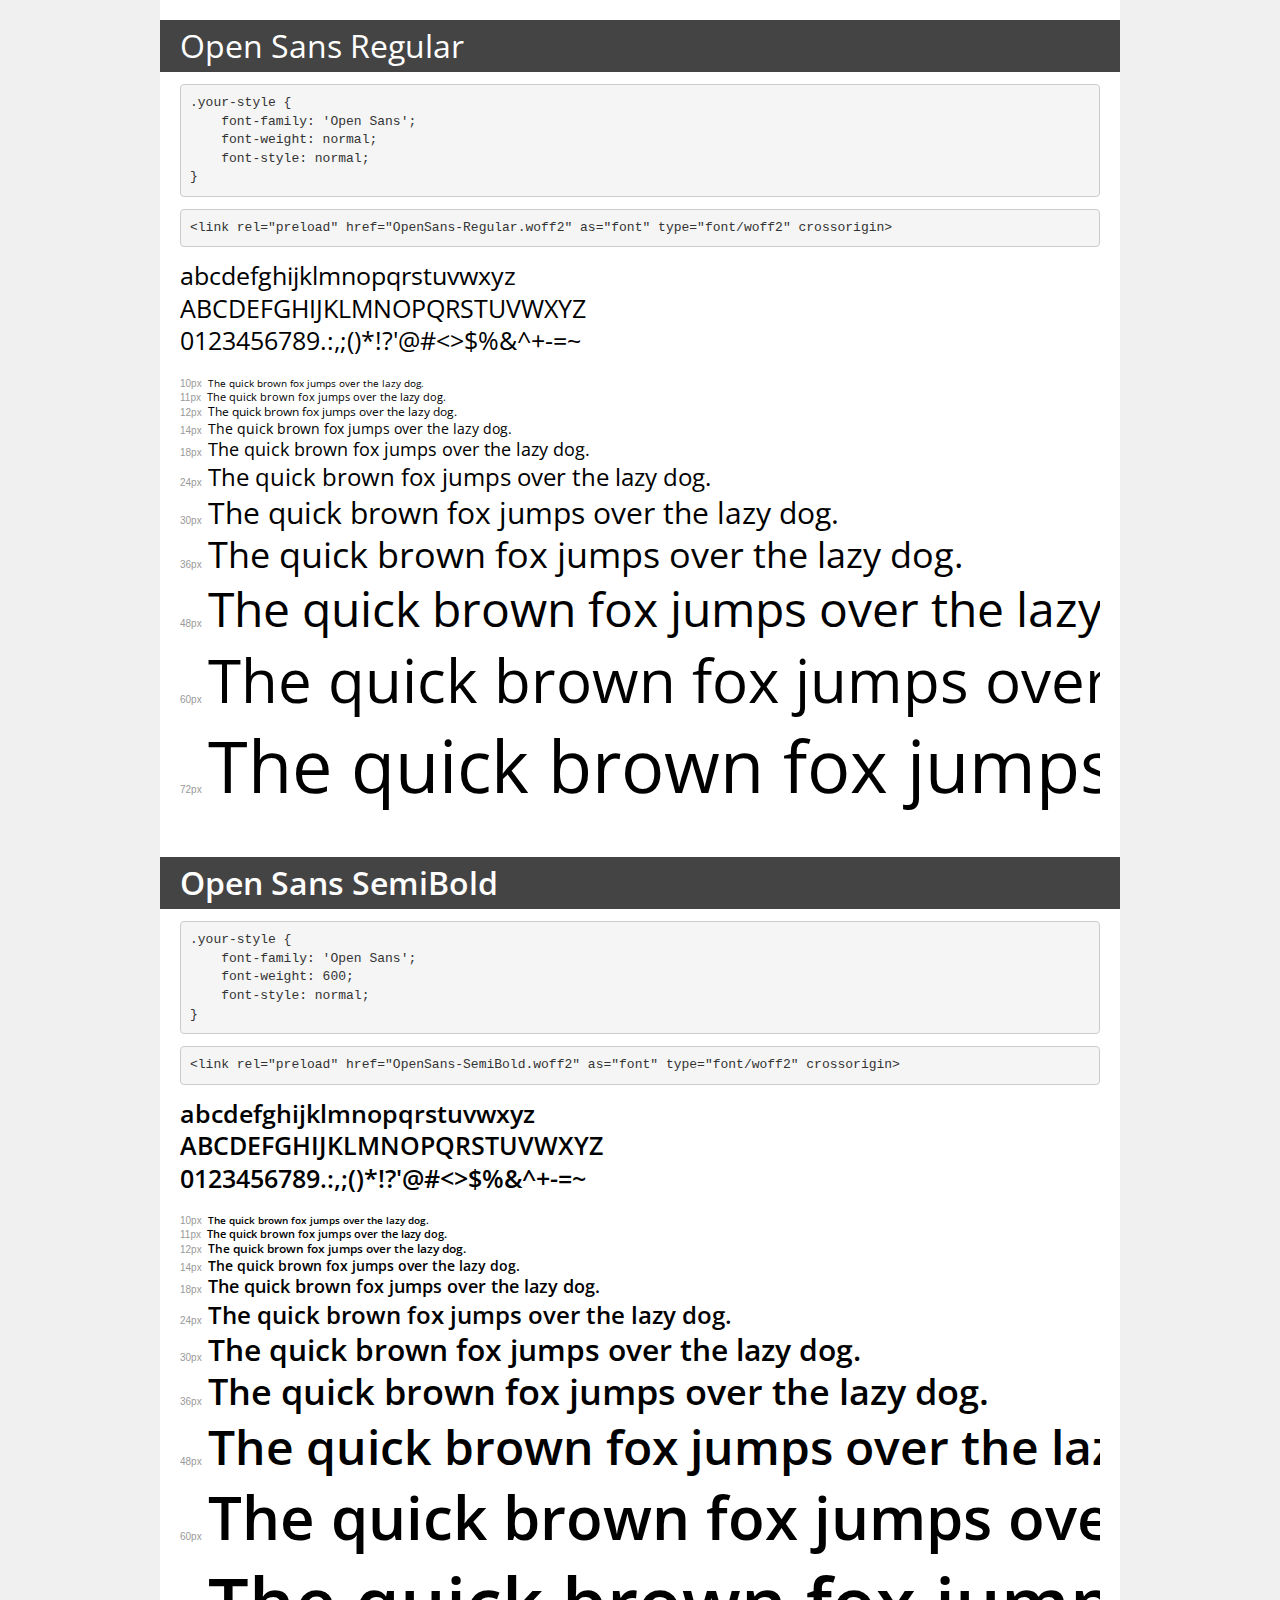
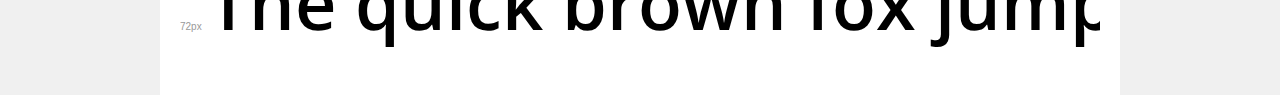
<file: fonts/OpenSans/demo.html>
<!DOCTYPE html>
<html lang="en">
<head>
    <meta charset="utf-8">
    <meta http-equiv="X-UA-Compatible" content="IE=edge">
    <meta name="viewport" content="width=device-width, initial-scale=1">
    <meta name="robots" content="noindex, noarchive">
    <meta name="format-detection" content="telephone=no">
    <title>Transfonter demo</title>
    <link href="stylesheet.css" rel="stylesheet">
    <style>
        /*
        http://meyerweb.com/eric/tools/css/reset/
        v2.0 | 20110126
        License: none (public domain)
        */
        html, body, div, span, applet, object, iframe,
        h1, h2, h3, h4, h5, h6, p, blockquote, pre,
        a, abbr, acronym, address, big, cite, code,
        del, dfn, em, img, ins, kbd, q, s, samp,
        small, strike, strong, sub, sup, tt, var,
        b, u, i, center,
        dl, dt, dd, ol, ul, li,
        fieldset, form, label, legend,
        table, caption, tbody, tfoot, thead, tr, th, td,
        article, aside, canvas, details, embed,
        figure, figcaption, footer, header, hgroup,
        menu, nav, output, ruby, section, summary,
        time, mark, audio, video {
            margin: 0;
            padding: 0;
            border: 0;
            font-size: 100%;
            font: inherit;
            vertical-align: baseline;
        }
        /* HTML5 display-role reset for older browsers */
        article, aside, details, figcaption, figure,
        footer, header, hgroup, menu, nav, section {
            display: block;
        }
        body {
            line-height: 1;
        }
        ol, ul {
            list-style: none;
        }
        blockquote, q {
            quotes: none;
        }
        blockquote:before, blockquote:after,
        q:before, q:after {
            content: '';
            content: none;
        }
        table {
            border-collapse: collapse;
            border-spacing: 0;
        }
        /* demo styles */
        body {
            background: #f0f0f0;
            color: #000;
        }
        .page {
            background: #fff;
            width: 920px;
            margin: 0 auto;
            padding: 20px 20px 0 20px;
            overflow: hidden;
        }
        .font-container {
            overflow-x: auto;
            overflow-y: hidden;
            margin-bottom: 40px;
            line-height: 1.3;
            white-space: nowrap;
            padding-bottom: 5px;
        }
        h1 {
            position: relative;
            background: #444;
            font-size: 32px;
            color: #fff;
            padding: 10px 20px;
            margin: 0 -20px 12px -20px;
        }
        .letters {
            font-size: 25px;
            margin-bottom: 20px;
        }
        .s10:before {
            content: '10px';
        }
        .s11:before {
            content: '11px';
        }
        .s12:before {
            content: '12px';
        }
        .s14:before {
            content: '14px';
        }
        .s18:before {
            content: '18px';
        }
        .s24:before {
            content: '24px';
        }
        .s30:before {
            content: '30px';
        }
        .s36:before {
            content: '36px';
        }
        .s48:before {
            content: '48px';
        }
        .s60:before {
            content: '60px';
        }
        .s72:before {
            content: '72px';
        }
        .s10:before, .s11:before, .s12:before, .s14:before,
        .s18:before, .s24:before, .s30:before, .s36:before,
        .s48:before, .s60:before, .s72:before {
            font-family: Arial, sans-serif;
            font-size: 10px;
            font-weight: normal;
            font-style: normal;
            color: #999;
            padding-right: 6px;
        }
        pre {
            display: block;
            padding: 9px;
            margin: 0 0 12px;
            font-family: Monaco, Menlo, Consolas, "Courier New", monospace;
            font-size: 13px;
            line-height: 1.428571429;
            color: #333;
            font-weight: normal;
            font-style: normal;
            background-color: #f5f5f5;
            border: 1px solid #ccc;
            overflow-x: auto;
            border-radius: 4px;
        }
        /* responsive */
        @media (max-width: 959px) {
            .page {
                width: auto;
                margin: 0;
            }
        }
    </style>
</head>
<body>
<div class="page">
    <div class="demo">
        <h1 style="font-family: 'Open Sans'; font-weight: normal; font-style: normal;">Open Sans Regular</h1>
        <pre title="Usage">.your-style {
    font-family: 'Open Sans';
    font-weight: normal;
    font-style: normal;
}</pre>
        <pre title="Preload (optional)">
&lt;link rel=&quot;preload&quot; href=&quot;OpenSans-Regular.woff2&quot; as=&quot;font&quot; type=&quot;font/woff2&quot; crossorigin&gt;</pre>
        <div class="font-container" style="font-family: 'Open Sans'; font-weight: normal; font-style: normal;">
            <p class="letters">
                abcdefghijklmnopqrstuvwxyz<br>
ABCDEFGHIJKLMNOPQRSTUVWXYZ<br>
                0123456789.:,;()*!?'@#&lt;&gt;$%&^+-=~
            </p>
            <p class="s10" style="font-size: 10px;">The quick brown fox jumps over the lazy dog.</p>
            <p class="s11" style="font-size: 11px;">The quick brown fox jumps over the lazy dog.</p>
            <p class="s12" style="font-size: 12px;">The quick brown fox jumps over the lazy dog.</p>
            <p class="s14" style="font-size: 14px;">The quick brown fox jumps over the lazy dog.</p>
            <p class="s18" style="font-size: 18px;">The quick brown fox jumps over the lazy dog.</p>
            <p class="s24" style="font-size: 24px;">The quick brown fox jumps over the lazy dog.</p>
            <p class="s30" style="font-size: 30px;">The quick brown fox jumps over the lazy dog.</p>
            <p class="s36" style="font-size: 36px;">The quick brown fox jumps over the lazy dog.</p>
            <p class="s48" style="font-size: 48px;">The quick brown fox jumps over the lazy dog.</p>
            <p class="s60" style="font-size: 60px;">The quick brown fox jumps over the lazy dog.</p>
            <p class="s72" style="font-size: 72px;">The quick brown fox jumps over the lazy dog.</p>
        </div>
    </div>

    <div class="demo">
        <h1 style="font-family: 'Open Sans'; font-weight: 600; font-style: normal;">Open Sans SemiBold</h1>
        <pre title="Usage">.your-style {
    font-family: 'Open Sans';
    font-weight: 600;
    font-style: normal;
}</pre>
        <pre title="Preload (optional)">
&lt;link rel=&quot;preload&quot; href=&quot;OpenSans-SemiBold.woff2&quot; as=&quot;font&quot; type=&quot;font/woff2&quot; crossorigin&gt;</pre>
        <div class="font-container" style="font-family: 'Open Sans'; font-weight: 600; font-style: normal;">
            <p class="letters">
                abcdefghijklmnopqrstuvwxyz<br>
ABCDEFGHIJKLMNOPQRSTUVWXYZ<br>
                0123456789.:,;()*!?'@#&lt;&gt;$%&^+-=~
            </p>
            <p class="s10" style="font-size: 10px;">The quick brown fox jumps over the lazy dog.</p>
            <p class="s11" style="font-size: 11px;">The quick brown fox jumps over the lazy dog.</p>
            <p class="s12" style="font-size: 12px;">The quick brown fox jumps over the lazy dog.</p>
            <p class="s14" style="font-size: 14px;">The quick brown fox jumps over the lazy dog.</p>
            <p class="s18" style="font-size: 18px;">The quick brown fox jumps over the lazy dog.</p>
            <p class="s24" style="font-size: 24px;">The quick brown fox jumps over the lazy dog.</p>
            <p class="s30" style="font-size: 30px;">The quick brown fox jumps over the lazy dog.</p>
            <p class="s36" style="font-size: 36px;">The quick brown fox jumps over the lazy dog.</p>
            <p class="s48" style="font-size: 48px;">The quick brown fox jumps over the lazy dog.</p>
            <p class="s60" style="font-size: 60px;">The quick brown fox jumps over the lazy dog.</p>
            <p class="s72" style="font-size: 72px;">The quick brown fox jumps over the lazy dog.</p>
        </div>
    </div>

</div>
</body>
</html>
</file>
<file: css/main.css>
@charset "UTF-8";
@font-face {
  font-family: "Open Sans";
  src: url("./../fonts/OpenSans/OpenSans-Regular.woff2") format("woff2"), url("./../fonts/OpenSans/OpenSans-Regular.woff") format("woff");
  font-weight: normal;
  font-style: normal;
  font-display: swap;
}
@font-face {
  font-family: "Open Sans";
  src: url("./../fonts/OpenSans/OpenSans-SemiBold.woff2") format("woff2"), url("./../fonts/OpenSans/OpenSans-SemiBold.woff") format("woff");
  font-weight: 600;
  font-style: normal;
  font-display: swap;
}
@font-face {
  font-family: "Montserrat";
  src: url("./../fonts/Montserrat/Montserrat-SemiBold.woff2") format("woff2"), url("./../fonts/Montserrat/Montserrat-SemiBold.woff") format("woff");
  font-weight: 600;
  font-style: normal;
  font-display: swap;
}
@font-face {
  font-family: "Montserrat";
  src: url("./../fonts/Montserrat/Montserrat-Regular.woff2") format("woff2"), url("./../fonts/Montserrat/Montserrat-Regular.woff") format("woff");
  font-weight: normal;
  font-style: normal;
  font-display: swap;
}
@font-face {
  font-family: "Inter 28pt";
  src: url("./../fonts/Inter/Inter28pt-Regular.woff2") format("woff2"), url("./../fonts/Inter/Inter28pt-Regular.woff") format("woff");
  font-weight: normal;
  font-style: normal;
  font-display: swap;
}
html {
  scroll-behavior: smooth;
  height: 100%;
}

*,
*::before,
*::after {
  -webkit-box-sizing: border-box;
          box-sizing: border-box;
}

/* Visually-hidden */
.visually-hidden {
  position: absolute;
  width: 1px;
  height: 1px;
  margin: -1px;
  padding: 0;
  border: 0;
  clip: rect(0 0 0 0);
  overflow: hidden;
}

.page-body {
  min-height: 100%;
  margin: 0;
  font-family: "Open Sans", serif;
  font-weight: 400;
  font-size: 14px;
  color: #2e3238;
  line-height: 1.43;
  background: linear-gradient(#edecec, transparent 1px), linear-gradient(90deg, #e5e4e4, transparent 1px);
  background-size: 8px 8px;
  background-position: center center;
}

img {
  max-width: 100%;
  -o-object-fit: contain;
     object-fit: contain;
}

.container {
  max-width: 1950px;
  padding: 0 15px;
  margin: 0 auto;
}

.none {
  display: none !important;
}

.button {
  font-family: inherit;
  border: none;
  background: transparent;
  padding: 0;
  outline: none;
  cursor: pointer;
}

.button-hide {
  width: 24px;
  height: 24px;
  background-image: url("./../img/icons/sidebar.svg");
  background-position: center;
  background-repeat: no-repeat;
  background-size: 24px 24px;
  -webkit-transition: scale 0.2s ease-in;
  transition: scale 0.2s ease-in;
}
.button-hide:hover {
  scale: 110%;
}
.button-hide_black {
  background-image: url("./../img/icons/btn-hide-b.svg");
}

.button-favorite {
  width: 24px;
  height: 24px;
  background-image: url("./../img/icons/star.svg");
  background-position: center;
  background-repeat: no-repeat;
  background-size: 24px 24px;
  -webkit-transition: scale 0.2s ease-in;
  transition: scale 0.2s ease-in;
}
.button-favorite:hover {
  scale: 110%;
}

.button-create {
  font-weight: 600;
  font-size: 14px;
  line-height: 1.43;
  text-align: center;
  color: #2e3238;
  border: 1px solid #d5d8dd;
  border-radius: 4px;
  padding: 6px 12px;
  width: 82px;
  -webkit-transition: all 0.2s ease-in;
  transition: all 0.2s ease-in;
}
.button-create:hover {
  color: #acb1b8;
  border-color: #989ca1;
}

.button-saved {
  font-weight: 600;
  font-size: 14px;
  line-height: 1.43;
  text-align: center;
  color: #fff;
  border-radius: 4px;
  padding: 6px 12px;
  background-color: #0078cf;
  -webkit-transition: all 0.2s ease-in;
  transition: all 0.2s ease-in;
}
.button-saved:hover {
  background-color: #108de6;
}

.button-saved-logout {
  font-weight: 600;
  font-size: 14px;
  line-height: 143%;
  text-align: center;
  color: #2e3238;
  border: 1px solid #d5d8dd;
  border-radius: 4px;
  padding: 6px 12px;
  -webkit-transition: all 0.2s ease-in;
  transition: all 0.2s ease-in;
}
.button-saved-logout:hover {
  border-color: #a4a5a7;
}

.button-add {
  background-image: url("./../img/icons/plus.svg");
  background-position: center;
  background-repeat: no-repeat;
  background-size: 20px 20px;
}

.button-search {
  background-image: url("./../img/icons/search-b.svg");
  background-position: center;
  background-repeat: no-repeat;
  background-size: 20px 20px;
}

.button-close {
  width: 16px;
  height: 16px;
  background-image: url("./../img/icons/closed.svg");
  background-position: center;
  background-repeat: no-repeat;
  background-size: 16px 16px;
  -webkit-transition: scale 0.2s ease-in;
  transition: scale 0.2s ease-in;
}
.button-close:hover {
  scale: 110%;
}

.button-calendar {
  background-image: url("./../img/icons/calendar.svg");
  background-position: center;
  background-repeat: no-repeat;
  background-size: 20px 20px;
  -webkit-transition: scale 0.2s ease-in;
  transition: scale 0.2s ease-in;
}
.button-calendar:hover {
  scale: 110%;
}

.button-close-badge {
  width: 16px;
  height: 16px;
  background-image: url("./../img/icons/cross.svg");
  background-position: center;
  background-repeat: no-repeat;
  background-size: 10px 10px;
  -webkit-transition: scale 0.2s ease-in;
  transition: scale 0.2s ease-in;
}
.button-close-badge:hover {
  scale: 110%;
}

.input {
  padding: 0;
  border: none;
  outline: none;
  background: transparent;
}

.header {
  border-bottom: 1px solid #d5d8dd;
}

.header__row {
  display: -webkit-box;
  display: -ms-flexbox;
  display: flex;
  -webkit-box-align: center;
      -ms-flex-align: center;
          align-items: center;
  -webkit-box-pack: justify;
      -ms-flex-pack: justify;
          justify-content: space-between;
  padding: 8px 16px;
}

.header__logo {
  width: 174px;
  height: 24px;
  -ms-flex-negative: 0;
      flex-shrink: 0;
}

.header__side-menu-mobile {
  display: none;
}

.user {
  display: -webkit-box;
  display: -ms-flexbox;
  display: flex;
  -webkit-box-align: center;
      -ms-flex-align: center;
          align-items: center;
  -webkit-column-gap: 16px;
     -moz-column-gap: 16px;
          column-gap: 16px;
}

.user__search {
  text-align: center;
  position: relative;
}

.user__search-input {
  font-family: inherit;
  font-size: 14px;
  color: #abb1ba;
  width: 296px;
  padding: 6px 24px 6px 8px;
  border: 1px solid #d5d8dd;
  border-radius: 4px;
  background-color: transparent;
}

.user__search-input::-webkit-input-placeholder {
  font-family: inherit;
  color: #abb1ba;
  font-size: 14px;
  font-weight: 400;
}

.user__search-input::-moz-placeholder {
  font-family: inherit;
  color: #abb1ba;
  font-size: 14px;
  font-weight: 400;
}

.user__search-input:-ms-input-placeholder {
  font-family: inherit;
  color: #abb1ba;
  font-size: 14px;
  font-weight: 400;
}

.user__search-input::-ms-input-placeholder {
  font-family: inherit;
  color: #abb1ba;
  font-size: 14px;
  font-weight: 400;
}

.user__search-input::placeholder {
  font-family: inherit;
  color: #abb1ba;
  font-size: 14px;
  font-weight: 400;
}

.user__search-button {
  width: 16px;
  height: 16px;
  position: absolute;
  right: 8px;
  top: 9px;
  background: transparent;
  border: none;
  padding: 0;
  outline: none;
  cursor: pointer;
}

.user__info {
  display: -webkit-box;
  display: -ms-flexbox;
  display: flex;
  -webkit-box-align: center;
      -ms-flex-align: center;
          align-items: center;
  -webkit-column-gap: 8px;
     -moz-column-gap: 8px;
          column-gap: 8px;
}
.user__info img {
  width: 32px;
  height: 32px;
  border-radius: 50%;
}

.user__info-btn {
  width: 32px;
  height: 32px;
  border: 1px solid #d5d8dd;
  border-radius: 4px;
  display: -webkit-box;
  display: -ms-flexbox;
  display: flex;
  -webkit-box-align: center;
      -ms-flex-align: center;
          align-items: center;
  -webkit-box-pack: center;
      -ms-flex-pack: center;
          justify-content: center;
}

.user__info-btn:hover svg {
  -webkit-animation-duration: 3s;
          animation-duration: 3s;
  -webkit-animation-name: setting-start;
          animation-name: setting-start;
}

@-webkit-keyframes setting-start {
  from {
    rotate: 0;
  }
  to {
    rotate: 180deg;
  }
}

@keyframes setting-start {
  from {
    rotate: 0;
  }
  to {
    rotate: 180deg;
  }
}
.main-page__row {
  display: grid;
  grid-template-columns: 336px 1fr;
  min-height: 100vh;
}

.side-navigation {
  display: -webkit-box;
  display: -ms-flexbox;
  display: flex;
}

.side-navigation__btns {
  display: -webkit-box;
  display: -ms-flexbox;
  display: flex;
  -webkit-box-orient: vertical;
  -webkit-box-direction: normal;
      -ms-flex-direction: column;
          flex-direction: column;
  row-gap: 32px;
  padding: 16px;
  height: 100%;
  border-right: 1px solid #d5d8dd;
}

.side-navigation__menu {
  border-right: 1px solid #d5d8dd;
}

.side-navigation__menu-search {
  padding: 16px;
  border-bottom: 1px solid #d5d8dd;
}

.side-navigation__menu-list {
  padding: 0 16px;
}

.menu-search {
  display: -webkit-box;
  display: -ms-flexbox;
  display: flex;
  -webkit-column-gap: 8px;
     -moz-column-gap: 8px;
          column-gap: 8px;
}
.menu-search p {
  margin: 0;
  position: relative;
}

.menu-search__input {
  width: 208px;
  height: 32px;
  padding: 6px 24px 6px 8px;
  border: 1px solid #d5d8dd;
  border-radius: 4px;
  background-color: transparent;
  font-weight: 400;
  font-size: 14px;
  line-height: 143%;
  color: #abb1ba;
}
.menu-search__input::-webkit-input-placeholder {
  font-weight: 400;
  font-size: 14px;
  line-height: 143%;
  color: #abb1ba;
}
.menu-search__input::-moz-placeholder {
  font-weight: 400;
  font-size: 14px;
  line-height: 143%;
  color: #abb1ba;
}
.menu-search__input:-ms-input-placeholder {
  font-weight: 400;
  font-size: 14px;
  line-height: 143%;
  color: #abb1ba;
}
.menu-search__input::-ms-input-placeholder {
  font-weight: 400;
  font-size: 14px;
  line-height: 143%;
  color: #abb1ba;
}
.menu-search__input::placeholder {
  font-weight: 400;
  font-size: 14px;
  line-height: 143%;
  color: #abb1ba;
}

.menu-search__btn {
  width: 16px;
  height: 16px;
  background-image: url("./../img/icons/filter.svg");
  background-position: center;
  background-repeat: no-repeat;
  background-size: 16px 14px;
  position: absolute;
  top: 9px;
  right: 8px;
}

.menu-serch__btn-filter-none {
  border: 1px solid #d5d8dd;
  border-radius: 4px;
  width: 32px;
  height: 32px;
  background-image: url("./../img/icons/no-pin.svg");
  background-position: center;
  background-repeat: no-repeat;
  background-size: 20px 20px;
  -webkit-transition: scale 0.2s ease-in;
  transition: scale 0.2s ease-in;
}
.menu-serch__btn-filter-none:hover {
  scale: 110%;
}

.menu-list {
  margin: 0;
  padding: 0;
  list-style-type: none;
}

.menu-list__item {
  padding: 10px 0;
  padding-left: 24px;
}

.menu-list__link {
  display: inline-block;
  font-family: inherit;
  font-size: inherit;
  text-decoration: none;
  color: #2e3238;
  -webkit-transition: color 0.2s ease-in;
  transition: color 0.2s ease-in;
  position: relative;
}
.menu-list__link::before {
  content: " ";
  display: block;
  width: 16px;
  height: 16px;
  background-image: url("./../../img/icons/menu-arrow.svg");
  background-position: center;
  background-repeat: no-repeat;
  background-size: 16px 16px;
  position: absolute;
  top: calc(50% - 8px);
  left: -24px;
  -webkit-transition: all 0.2s ease-in;
  transition: all 0.2s ease-in;
}
.menu-list__link:hover {
  color: #9c9fa3;
}
.menu-list__link:hover::before {
  -webkit-transform: rotate(90deg);
          transform: rotate(90deg);
}

.menu-list__link:hover .menu-list__item::before {
  display: none !important;
}

.main-content {
  padding-bottom: 16px;
}

.main-content__header {
  padding: 16px;
  display: -webkit-box;
  display: -ms-flexbox;
  display: flex;
  -webkit-box-align: center;
      -ms-flex-align: center;
          align-items: center;
  -webkit-box-pack: justify;
      -ms-flex-pack: justify;
          justify-content: space-between;
}

.main-content__header_shadow {
  -webkit-box-shadow: 0 4px 4px 0 rgba(0, 0, 0, 0.04);
          box-shadow: 0 4px 4px 0 rgba(0, 0, 0, 0.04);
}

.main-content__label {
  display: -webkit-box;
  display: -ms-flexbox;
  display: flex;
  -webkit-box-align: center;
      -ms-flex-align: center;
          align-items: center;
  -webkit-column-gap: 16px;
     -moz-column-gap: 16px;
          column-gap: 16px;
}
.main-content__label span {
  font-family: "Montserrat", serif;
  font-weight: 400;
  font-size: 20px;
  color: #2e3238;
}

.main-content__btns-wrapper {
  display: -webkit-box;
  display: -ms-flexbox;
  display: flex;
  -webkit-box-align: center;
      -ms-flex-align: center;
          align-items: center;
  -webkit-column-gap: 4px;
     -moz-column-gap: 4px;
          column-gap: 4px;
}

.content__row {
  padding: 0 16px;
}

.content__title {
  margin: 0;
  margin-bottom: 24px;
  font-family: "Montserrat";
  font-weight: 600;
  font-size: 24px;
  line-height: 133%;
  color: #2e3238;
  max-width: 1553px;
  white-space: nowrap; /* Запрещаем перенос строк */
  overflow: hidden;
  text-overflow: ellipsis;
}

.content__form {
  display: -webkit-box;
  display: -ms-flexbox;
  display: flex;
  -webkit-box-orient: vertical;
  -webkit-box-direction: normal;
      -ms-flex-direction: column;
          flex-direction: column;
  row-gap: 16px;
}

.content__form-wrapper {
  display: grid;
  grid-template-columns: 1fr 1fr;
  -webkit-column-gap: 16px;
     -moz-column-gap: 16px;
          column-gap: 16px;
}

.content__fieldset {
  padding: 0;
  margin: 0;
  border: none;
}

.form__list {
  margin: 0;
  padding: 0;
  list-style-type: none;
  display: -webkit-box;
  display: -ms-flexbox;
  display: flex;
  -webkit-box-orient: vertical;
  -webkit-box-direction: normal;
      -ms-flex-direction: column;
          flex-direction: column;
  row-gap: 16px;
}

.form__label {
  display: -webkit-box;
  display: -ms-flexbox;
  display: flex;
  -webkit-box-orient: vertical;
  -webkit-box-direction: normal;
      -ms-flex-direction: column;
          flex-direction: column;
  row-gap: 8px;
  position: relative;
}
.form__label span {
  font-weight: 600;
  font-size: 14px;
  line-height: 143%;
  color: #2e3238;
}
.form__label span.necessary {
  display: inline-block;
  margin-left: 12px;
}
.form__label span.necessary::before {
  content: " ";
  display: block;
  width: 8px;
  height: 20px;
  background-image: url("./../img/icons/necessary.svg");
  background-repeat: no-repeat;
  background-position: top;
  background-size: 8px 7px;
  position: absolute;
  top: 4px;
  left: 0;
}
.form__label_btn {
  -webkit-box-orient: horizontal;
  -webkit-box-direction: normal;
      -ms-flex-direction: row;
          flex-direction: row;
  -webkit-column-gap: 4px;
     -moz-column-gap: 4px;
          column-gap: 4px;
  -webkit-box-align: end;
      -ms-flex-align: end;
          align-items: flex-end;
}

.form__input {
  border: 1px solid #d5d8dd;
  border-radius: 4px;
  padding: 5px 8px;
  font-family: inherit;
  font-weight: 400;
  font-size: 14px;
  line-height: 143%;
  color: #2e3238;
  width: 100%;
}
.form__input_badge {
  min-height: 32px;
  padding: 2px 30px 2px 4px;
  width: 100%;
  margin-right: 4px;
  display: -webkit-box;
  display: -ms-flexbox;
  display: flex;
  -ms-flex-wrap: wrap;
      flex-wrap: wrap;
  gap: 4px;
  position: relative;
}
.form__input_badge .button-close {
  position: absolute;
  right: 8px;
  top: 8px;
}

.form__wrapper {
  display: -webkit-box;
  display: -ms-flexbox;
  display: flex;
  -webkit-box-align: start;
      -ms-flex-align: start;
          align-items: flex-start;
}
.form__wrapper_row {
  -webkit-box-orient: horizontal;
  -webkit-box-direction: normal;
      -ms-flex-direction: row;
          flex-direction: row;
}
.form__wrapper_col {
  -webkit-box-orient: vertical;
  -webkit-box-direction: normal;
      -ms-flex-direction: column;
          flex-direction: column;
  row-gap: 8px;
  width: 100%;
}

.form__btns {
  display: -webkit-box;
  display: -ms-flexbox;
  display: flex;
  -webkit-box-align: center;
      -ms-flex-align: center;
          align-items: center;
  -webkit-column-gap: 4px;
     -moz-column-gap: 4px;
          column-gap: 4px;
}

.form__btn {
  border: 1px solid #d5d8dd;
  border-radius: 4px;
  padding: 6px;
  width: 32px;
  height: 32px;
  -webkit-transition: scale 0.2s ease-in;
  transition: scale 0.2s ease-in;
}
.form__btn:hover {
  scale: 110%;
}

.badge {
  font-family: inherit;
  font-size: inherit;
  color: inherit;
  display: inline-block;
  border: 1px solid #99d5ff;
  border-radius: 4px;
  padding: 2px 24px 2px 8px;
  background-color: #e5f4ff;
  position: relative;
}

.badge__closer {
  position: absolute;
  right: 4px;
  bottom: 3px;
  padding: 2px 8px;
}
</file>
<file: fonts/Inter/stylesheet.css>
@font-face {
    font-family: 'Inter 28pt';
    src: url('Inter28pt-Regular.woff2') format('woff2'),
        url('Inter28pt-Regular.woff') format('woff');
    font-weight: normal;
    font-style: normal;
    font-display: swap;
}
</file>
<file: fonts/Montserrat/stylesheet.css>
@font-face {
    font-family: 'Montserrat';
    src: url('Montserrat-SemiBold.woff2') format('woff2'),
        url('Montserrat-SemiBold.woff') format('woff');
    font-weight: 600;
    font-style: normal;
    font-display: swap;
}

@font-face {
    font-family: 'Montserrat';
    src: url('Montserrat-Regular.woff2') format('woff2'),
        url('Montserrat-Regular.woff') format('woff');
    font-weight: normal;
    font-style: normal;
    font-display: swap;
}
</file>
<file: fonts/OpenSans/stylesheet.css>
@font-face {
    font-family: 'Open Sans';
    src: url('OpenSans-Regular.woff2') format('woff2'),
        url('OpenSans-Regular.woff') format('woff');
    font-weight: normal;
    font-style: normal;
    font-display: swap;
}

@font-face {
    font-family: 'Open Sans';
    src: url('OpenSans-SemiBold.woff2') format('woff2'),
        url('OpenSans-SemiBold.woff') format('woff');
    font-weight: 600;
    font-style: normal;
    font-display: swap;
}
</file>
